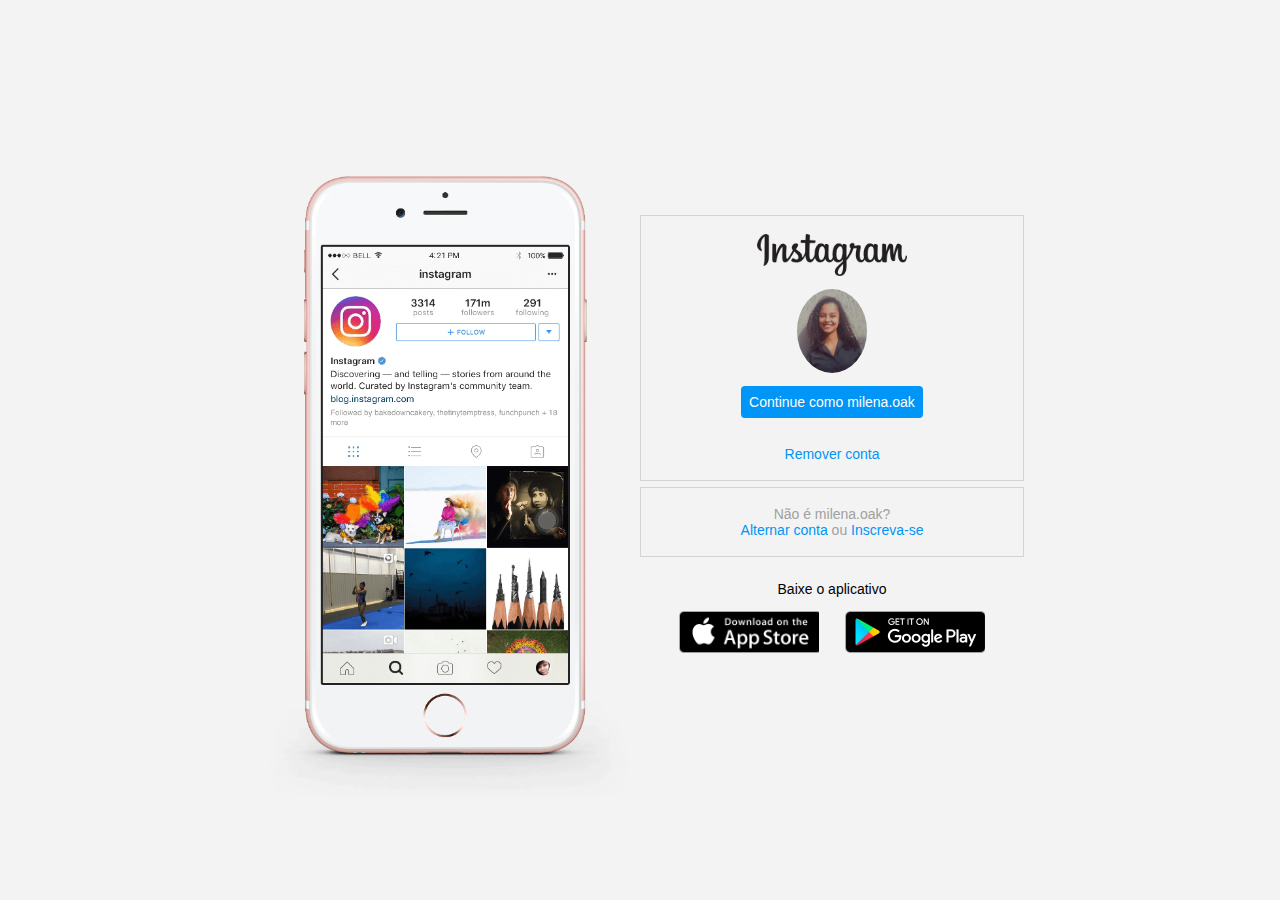
<file: Clone Instagram Login/index.html>
<!DOCTYPE html>
<html lang="pt-BR">

<head>
  <meta charset="UTF-8">
  <meta name="viewport" content="width=device-width, initial-scale=1.0">
  <meta http-equiv="X-UA-Compatible" content="ie=edge">
  <link rel="stylesheet" href="styles.css">
  <title> Recriando Instagram Login </title>
</head>

<body>
  <div class="instagram-wrapper">
    <div class="instagram-phone">
      <img src="./img/instagram-celular.png" alt="phone">
    </div>
    <div class="instagram-continue">
      <div class="group">
        <img src="./img/instagram-logo.png" class="logo-insta" alt="logo instragram">
        <div class="profile-photo">
          <img src="./img/perfil-insta.jpeg" alt="foto de perfil">
        </div>
        <a href="#" class="instagram-login">Continue como milena.oak</a>
        <a href="#" class="instagram-logout">Remover conta</a>
      </div>
      <div class="group">
        <p class="not-account">Não é milena.oak?</p>
        <p class="not-account">
          <span class="link-blue"> Alternar conta</span>
          ou
          <span class="link-blue">Inscreva-se</span>
        </p>
      </div>
      <div class="get-the-app">
        <p class="get-app">Baixe o aplicativo</p>
        <div class="download">
          <a href="#" class="app-download"></a>
          <a href="#" class="app-download"></a>
        </div>
      </div>
    </div>
  </div>


</body>

</html>
</file>
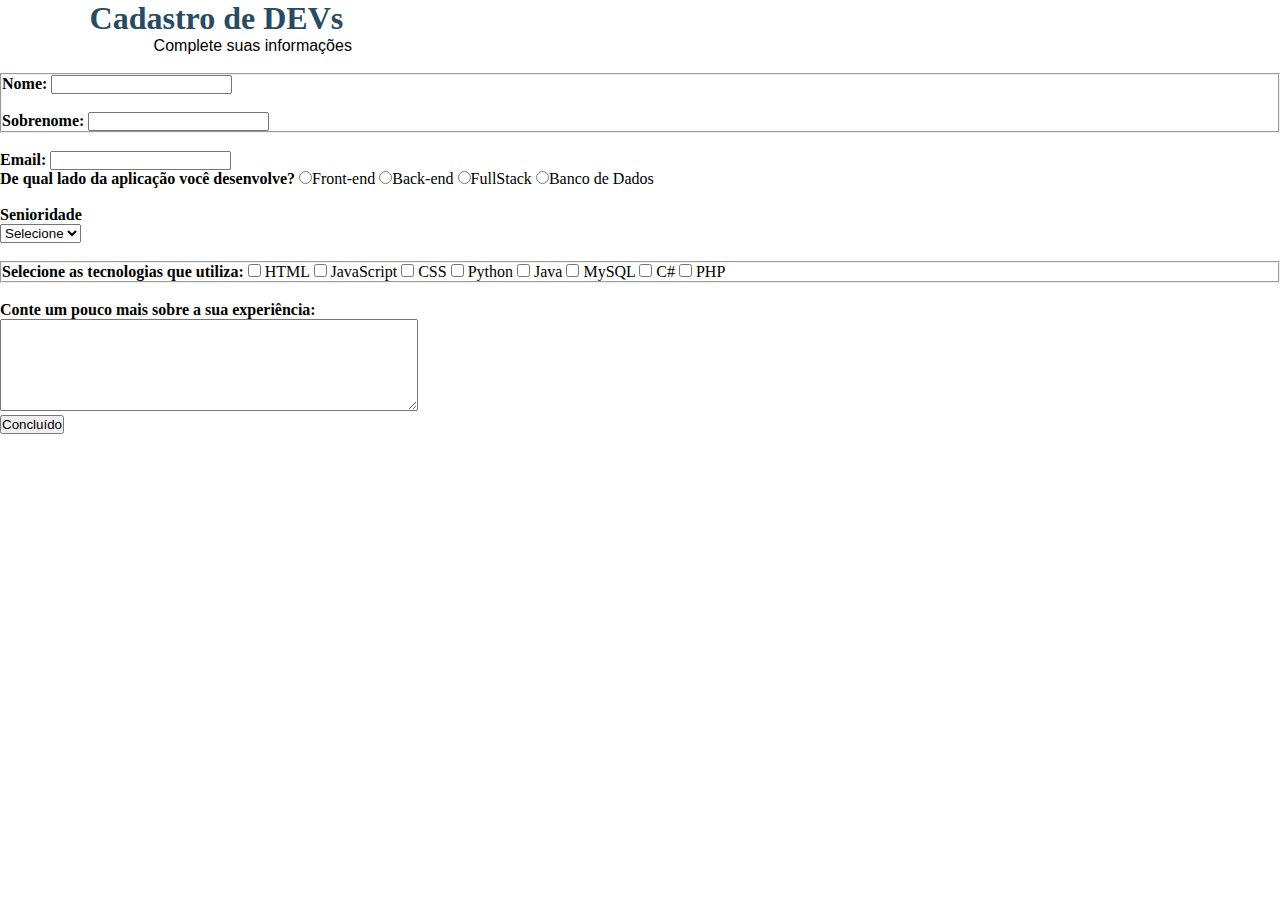
<file: Formulario/index.html>
<!DOCTYPE html>
<html lang="pt-BR">

<head>
  <meta charset="UTF-8">
  <meta http-equiv="X-UA-Compatible" content="ie=edge">
  <meta name="viewport" content="width=device-width, initial-scale=1.0">
  <link rel="stylesheet" type="text/css" href="./styles.css">
  <title>Cadastro</title>
</head>

<body>
  <div>
    <h1 id="titulo">Cadastro de DEVs</h1>
    <p id="subtitulo">Complete suas informações</p>
  </div>
  <br>
  <!-- Início do formulário -->
  <form>
    <fieldset class="grupo">
      <!-- esta tag agrupa elementos-->
      <div class="campo">
        <label for="nome"><strong> Nome: </strong></label>
        <input type="text" id="nome" name="nome">
      </div><br>
      <div class="campo">
        <label for="sobrenome"><strong>Sobrenome: </strong></label>
        <input type="text" id="sobrenome" name="sobrenome">
      </div>
    </fieldset><br>
    <div class="campo">
      <label for="email"><strong>Email:</strong></label>
      <input type="text" id="email" name="email">
    </div>
    <div class="campo">
      <label><strong>De qual lado da aplicação você desenvolve?</strong></label>
      <label>
        <input type="radio" name="devweb" value="frontend">Front-end
      </label>
      <label>
        <input type="radio" name="devweb" value="backend">Back-end
      </label>
      <label>
        <input type="radio" name="devweb" value="fullstak">FullStack
      </label>
      <label>
        <input type="radio" name="devweb" value="banco">Banco de Dados
      </label>
    </div><br>
    <div>
      <label><strong>Senioridade</strong></label> <br>
      <select>
        <!--o 'selected' deixa a opção selecionada por padrão e o 'disabled' o deixa desabilitado para escolha-->
        <option selected disabled>Selecione</option>
        <option value="junior">Júnior</option>
        <option value="pleno">Pleno</option>
        <option value="senior">Sênior</option>
      </select>
    </div><br>
    <div id="checkbox">
      <fieldset class="grupo">
        <label><strong>Selecione as tecnologias que utiliza:</strong></label>
        <input type="checkbox" name="tech1" value="html">
        <label for="tech1">HTML</label>
        <input type="checkbox" name="tech2" value="javascript">
        <label for="tech2">JavaScript</label>
        <input type="checkbox" name="tech3" value="css">
        <label for="tech3">CSS</label>
        <input type="checkbox" name="tech4" value="Python">
        <label for="tech4">Python</label>
        <input type="checkbox" name="tech5" value="java">
        <label for="tech5">Java</label>
        <input type="checkbox" name="tech6" value="mysql">
        <label for="tech6">MySQL</label>
        <input type="checkbox" name="tech7" value="csharp">
        <label for="tech7">C#</label>
        <input type="checkbox" name="tech8" value="php">
        <label for="tech8">PHP</label>
      </fieldset>
    </div><br>
    <div>
      <!-- caixa de texto -->
      <label for="experiencia"><strong>Conte um pouco mais sobre a sua experiência:</strong></label><br>
      <textarea name="experiencia" rows="6" style="width:26rem"></textarea>
    </div>
    <!-- Botão para enviar o formulário -->
    <button class="botao" type="submit">Concluído</button>

  </form>
</body>

</html>
</file>
<file: Formulario/styles.css>
* {
  margin: 0;
  padding: 0;
}

#titulo {
  font-family: verdana;
  color: #284b63;
  margin-left: 7%;
}

#subtitulo {
  font-family: sans-serif;
  margin-left: 12%;
}
</file>
<file: Clone Instagram Login/styles.css>
/*resetar estilos */
* {
  padding: 0;
  margin: 0;
  box-sizing: border-box;
  text-decoration: none;
  font-family: sans-serif;
  font-size: 14px;
}

body {
  width: 100%;
  min-height: 100vh;
  background-color: rgb(243, 243, 243);
  margin: 0;
  padding: 0;
  display: flex;
  justify-content: center;
}

.instagram-wrapper {
  display: flex;
  align-items: center;
  justify-content: start;
  width: 60%;
  height: 100vh;
}

.instagram-phone {
  display: flex;
  align-items: center;
  justify-content: center;
  width: 50%;
  /*align-items: center;  alinha na vertical
  justify-content: alinha na horizontal */
}
.instagram-phone img {
  height: 50rem;
}

.instagram-continue {
  display: flex;
  align-items: center;
  justify-content: space-around;
  flex-direction: column;
  width: 50%;
  min-height: 34rem;
}

.group {
  display: flex;
  justify-content: space-between;
  align-items: center;
  flex-direction: column; /*inverte as posições de justify e align */
  width: 100%;
  padding: 1.3rem 0;
  border: 1px solid lightgray;
}

.group:nth-child(1) {
  min-height: 19rem;
}

.logo-insta {
  height: 3rem;
}

.profile-photo {
  display: flex;
  justify-content: center;
  align-items: center;
  border-radius: 50%;
  overflow: hidden;
}

.profile-photo img {
  height: 6rem;
}

.instagram-login {
  background-color: #0095f6;
  color: #ffffff;
  padding: 8px;
  border-radius: 4px;
}

.instagram-logout {
  color: #0095f6;
  margin-top: 1rem;
}

.not-account {
  color: rgb(160, 160, 160);
}

.link-blue {
  color: #0095f6;
}

.get-the-app {
  display: flex;
  flex-direction: column;
  align-items: center;
  justify-content: center;
  width: 100%;
  padding: 1.3rem 0;
}

.download {
  display: flex;
  width: 100%;
  justify-content: space-evenly;
  align-items: center;
  padding: 1rem;
}

.app-download {
  height: 3rem;
  width: 10rem;
  background-size: cover;
}

.app-download:nth-child(1) {
  background-image: url("./img/apple-button.png");
}

.app-download:nth-child(2) {
  background-image: url("./img/googleplay-button.png");
}

/* media queries */

@media (max-width: 1024px) {
  .instagram-wrapper {
    width: 90%;
  }
}

@media (max-width: 650px) {
  body {
    background-color: #ffffff;
  }

  .instagram-wrapper {
    width: 90%;
  }

  .instagram-phone {
    display: none;
  }

  .instagram-continue {
    width: 100%;
  }

  .group {
    border: 1px solid transparent;
  }
}
</file>
